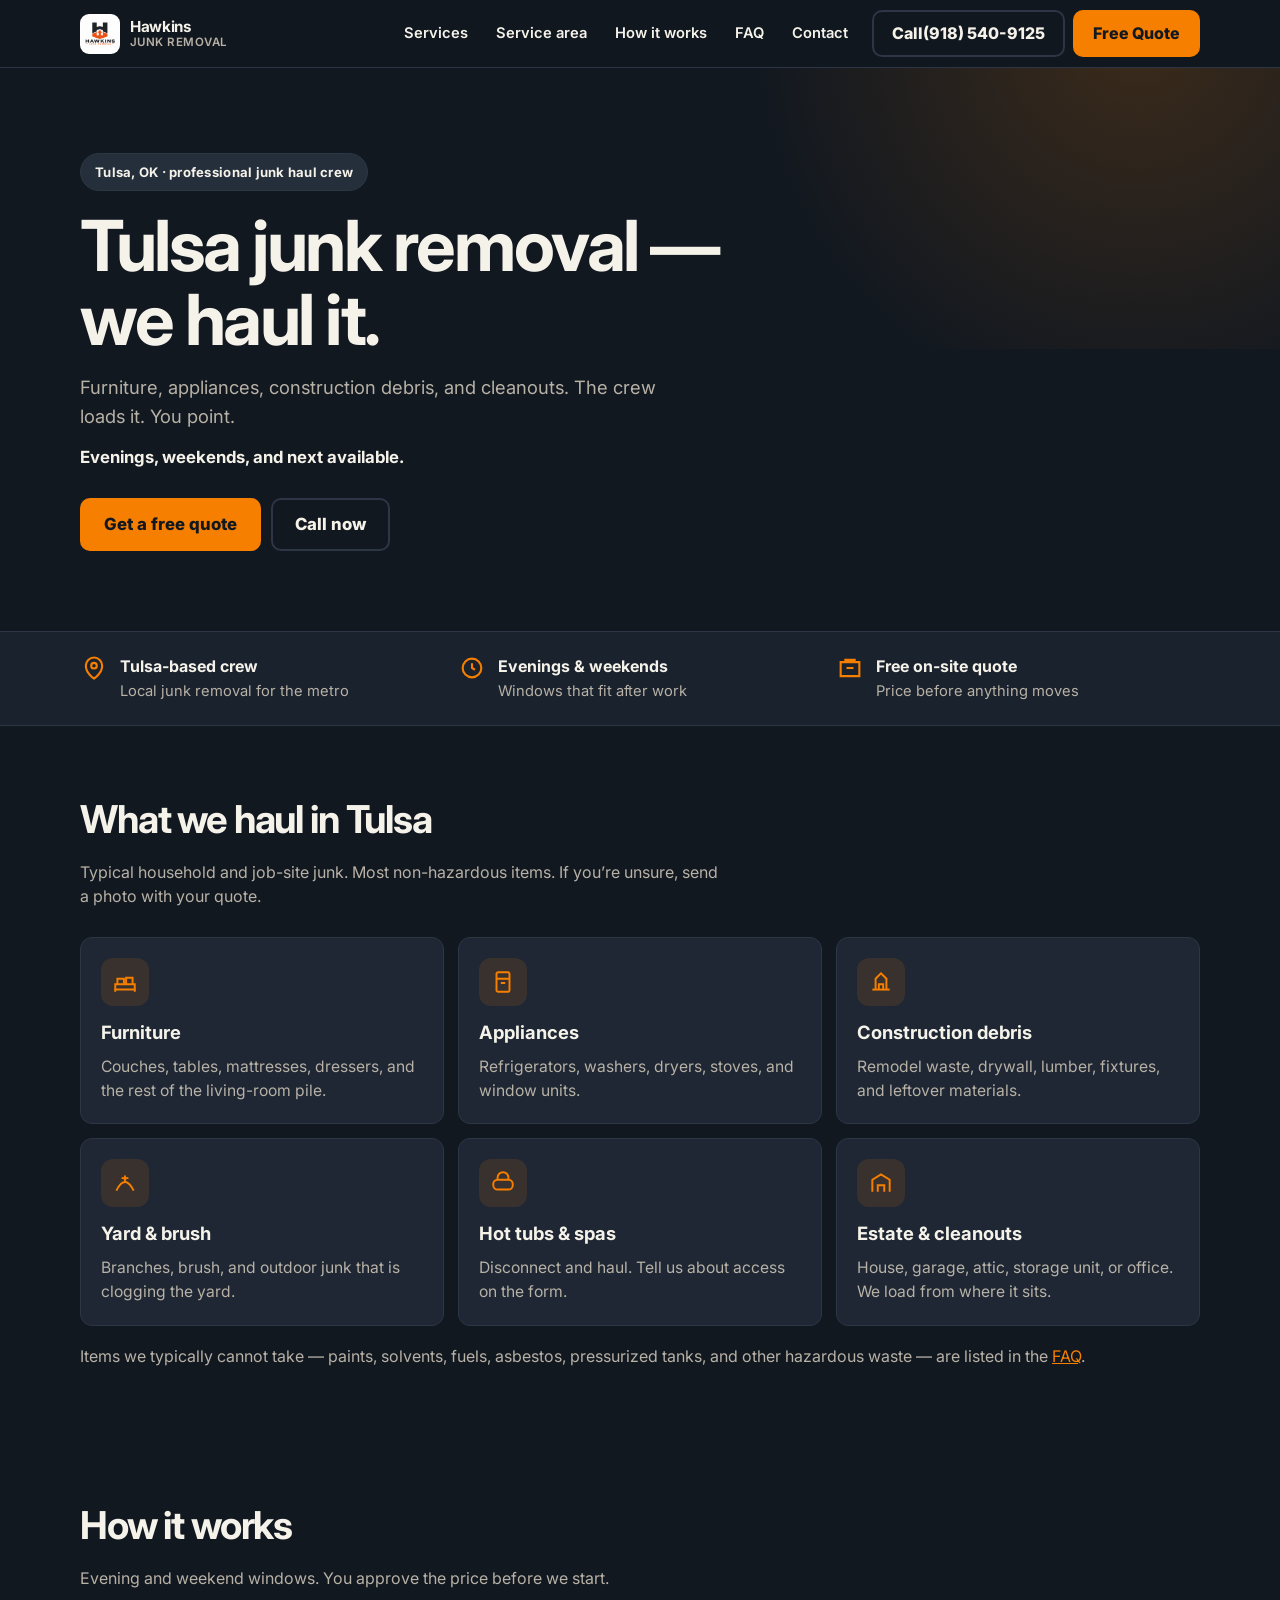
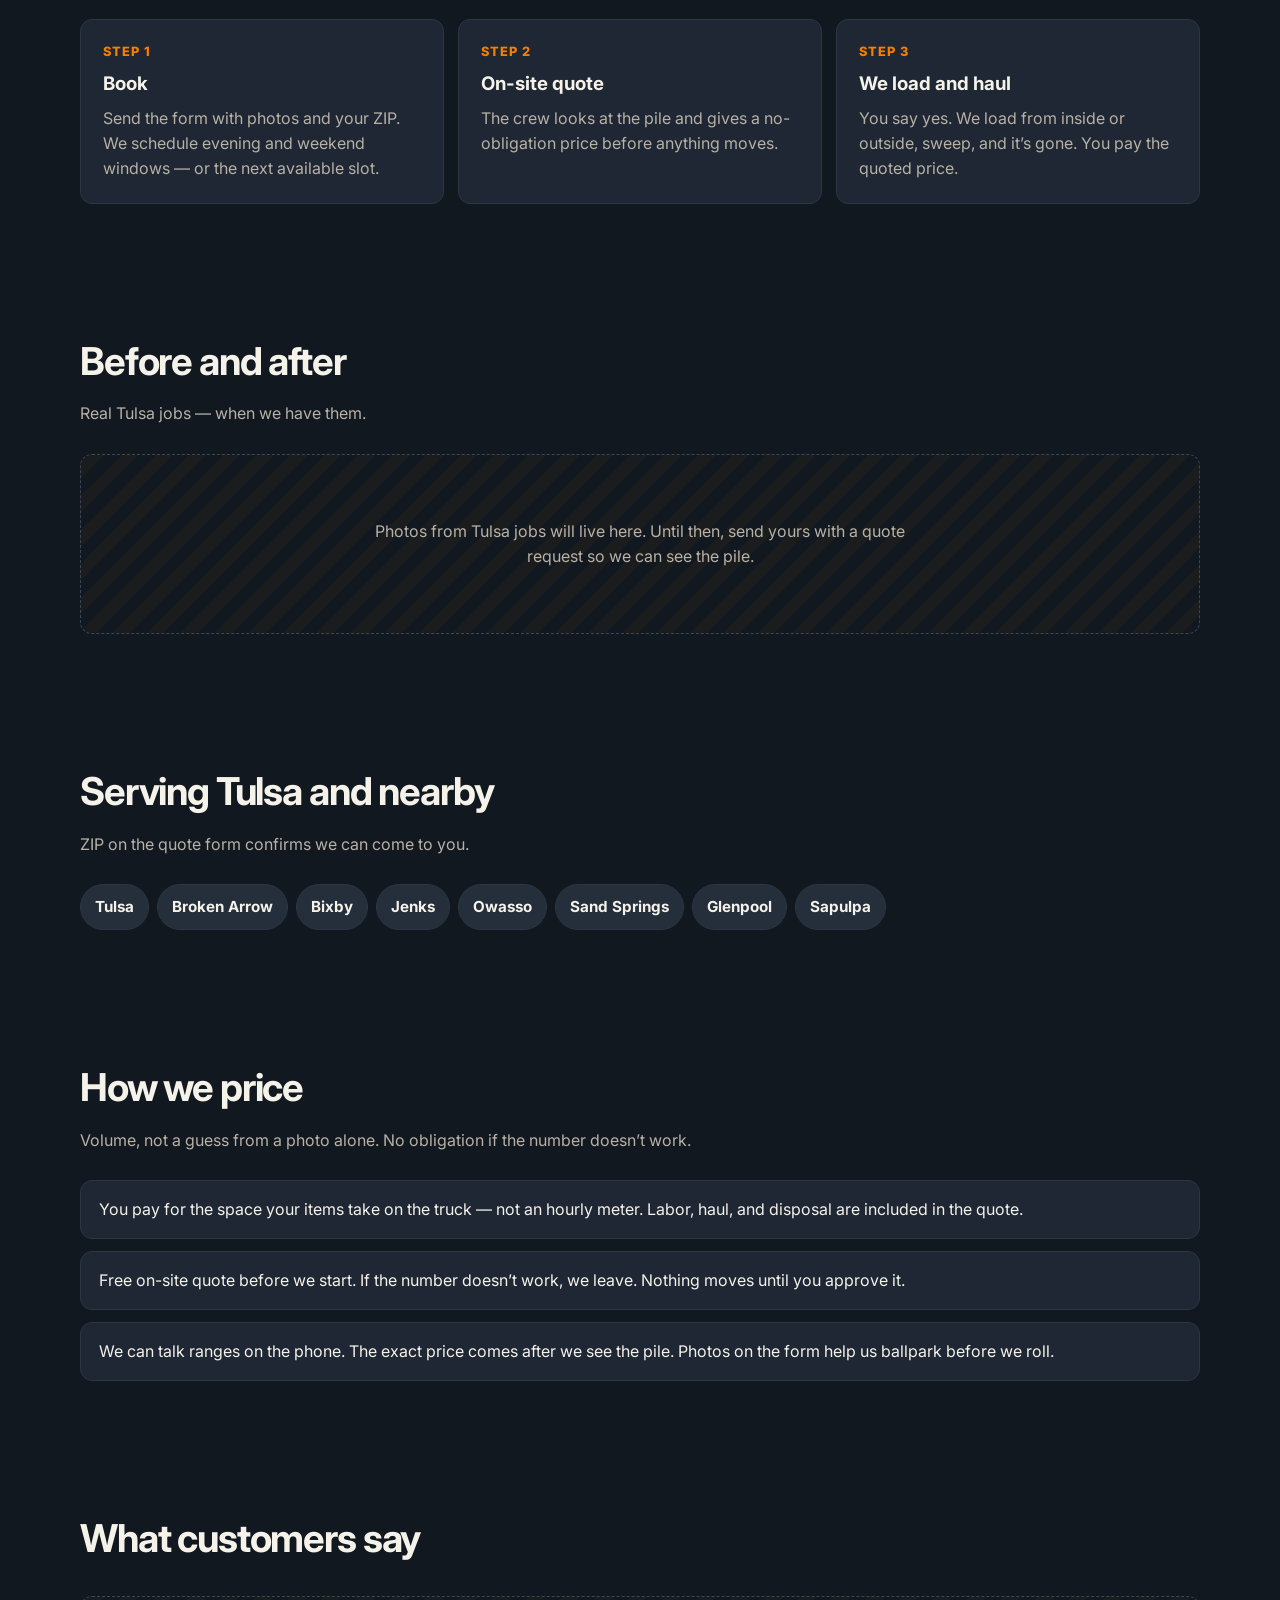
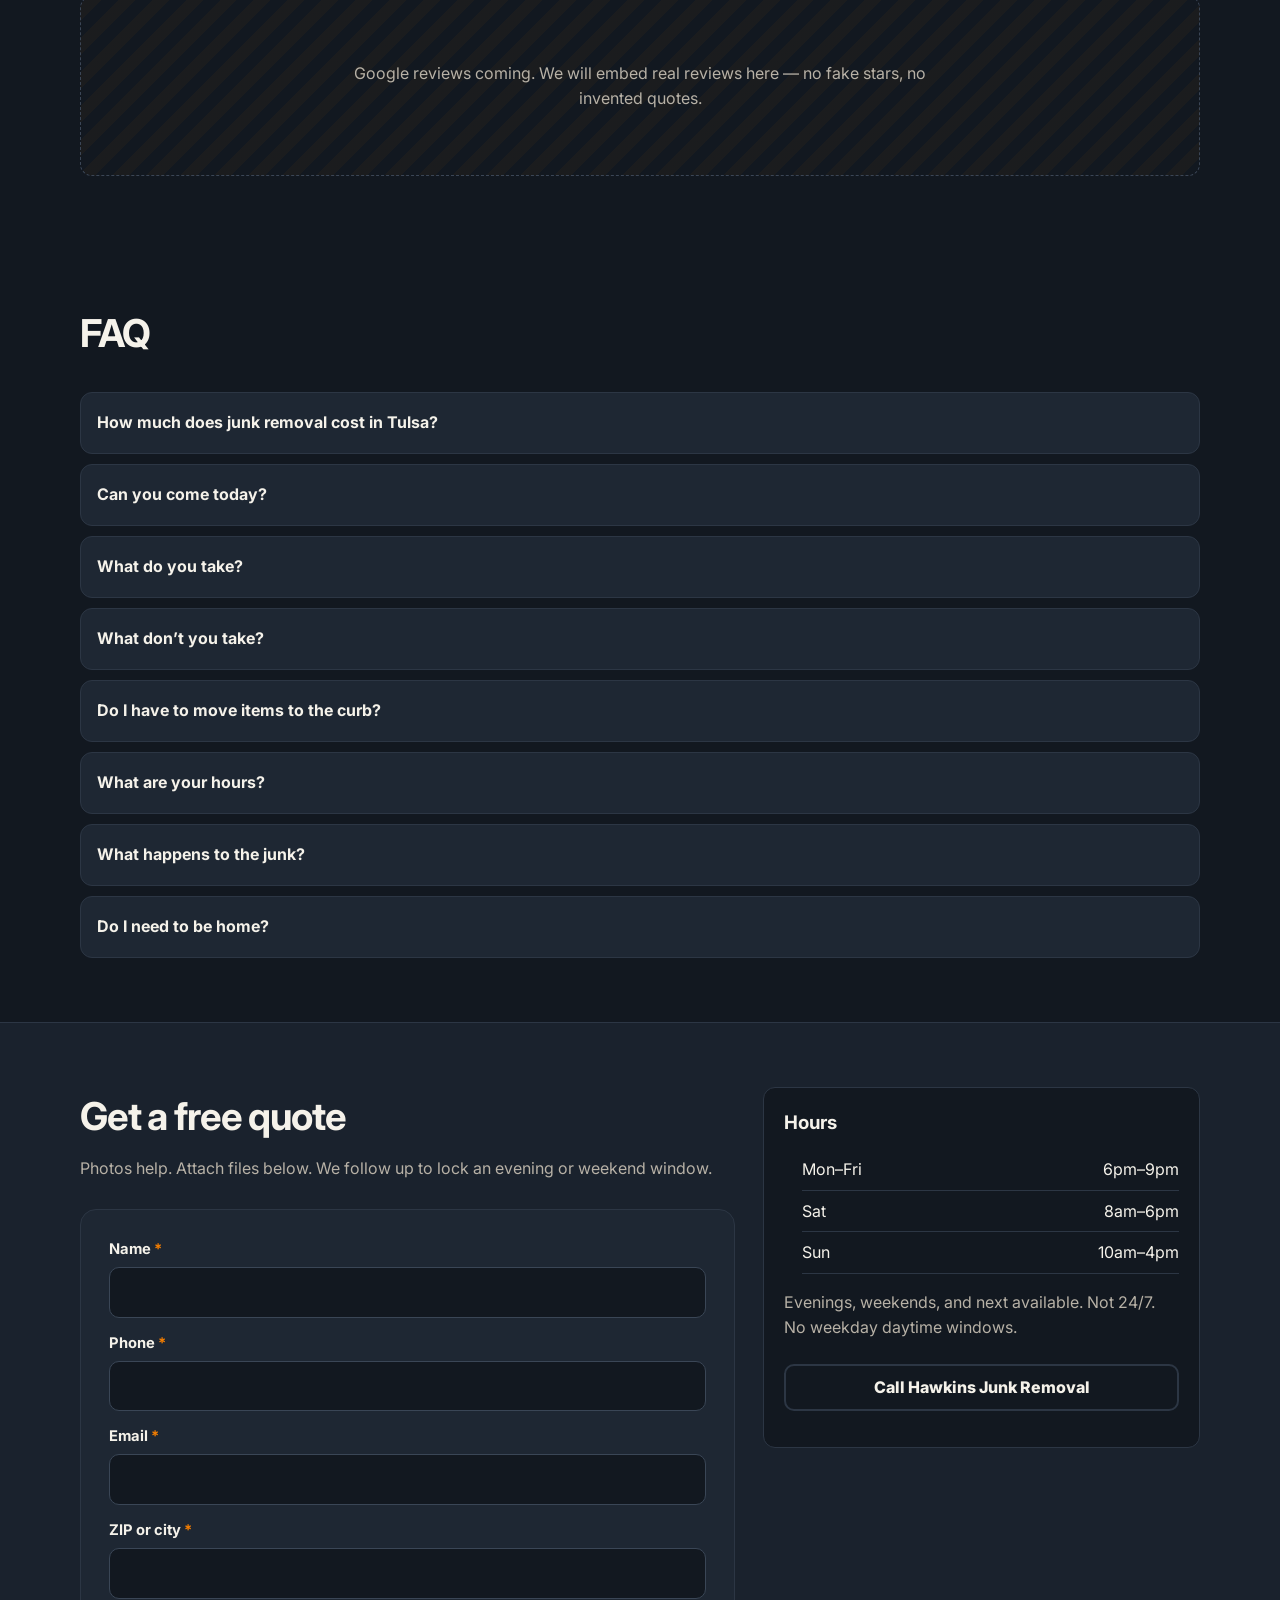
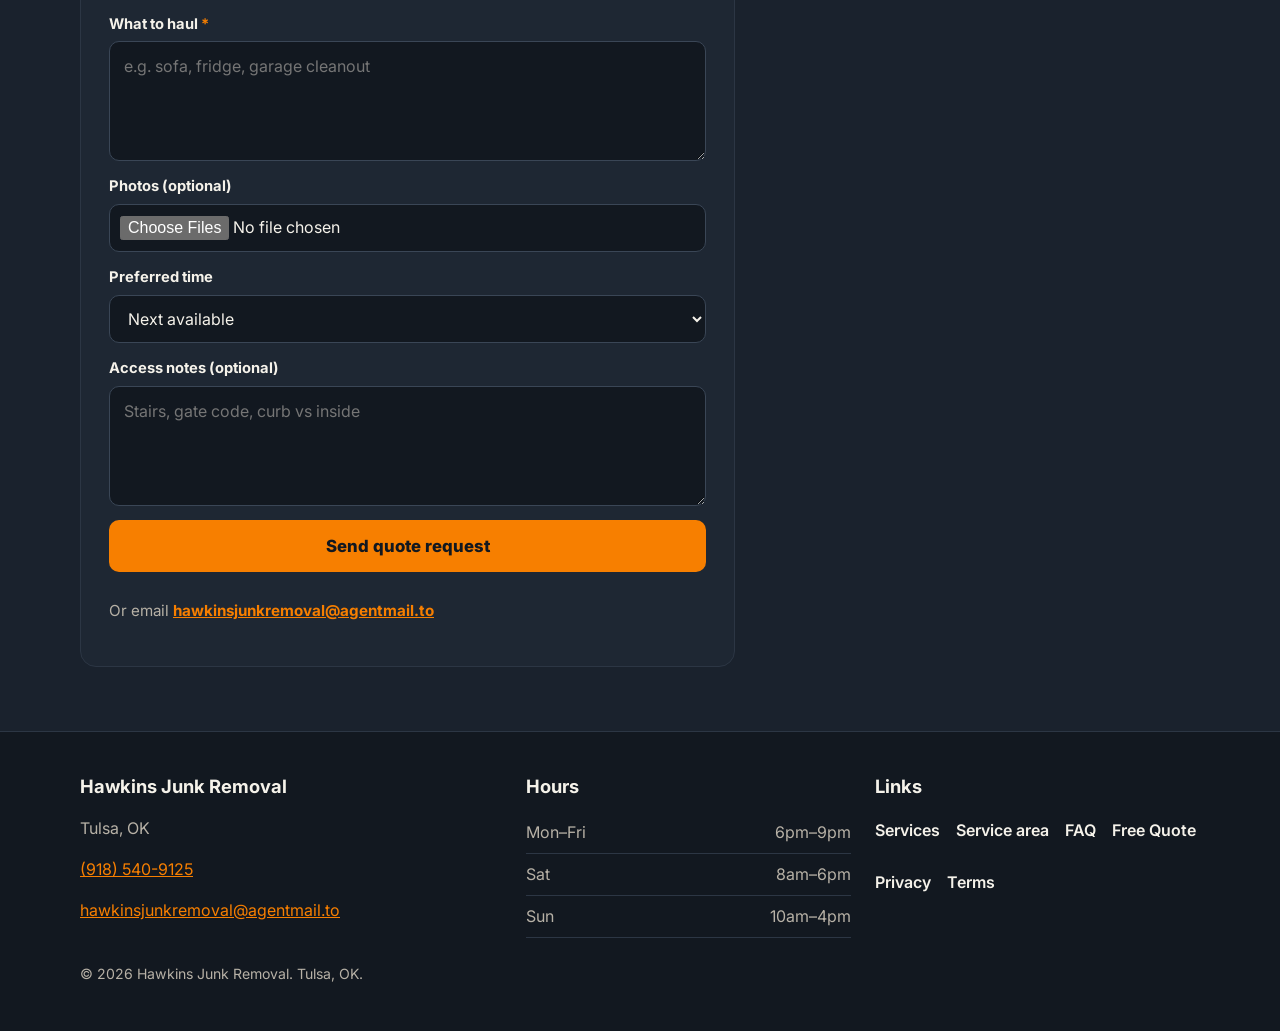
<file: index.html>
<!DOCTYPE html>
<html lang="en" class="has-phone">
<head>
  <meta charset="utf-8">
  <meta name="viewport" content="width=device-width, initial-scale=1, viewport-fit=cover">
  <title>Hawkins Junk Removal | Tulsa Junk Removal</title>
  <meta name="description" content="Tulsa junk removal for furniture, appliances, construction debris, and cleanouts. Evenings, weekends, and next available. Free on-site quote.">
  <link rel="canonical" href="https://www.hawkinsjunkremoval.com/">
  <meta name="robots" content="index,follow">
  <meta property="og:type" content="website">
  <meta property="og:site_name" content="Hawkins Junk Removal">
  <meta property="og:title" content="Hawkins Junk Removal | Tulsa Junk Removal">
  <meta property="og:description" content="Tulsa junk removal for furniture, appliances, construction debris, and cleanouts. Evenings, weekends, and next available. Free on-site quote.">
  <meta property="og:url" content="https://www.hawkinsjunkremoval.com/">
  <meta property="og:image" content="https://www.hawkinsjunkremoval.com/img/og.jpg">
  <meta property="og:locale" content="en_US">
  <meta name="twitter:card" content="summary_large_image">
  <meta name="twitter:title" content="Hawkins Junk Removal | Tulsa Junk Removal">
  <meta name="twitter:description" content="Tulsa junk removal — evenings, weekends, free on-site quote. Call (918) 540-9125.">
  <meta name="twitter:image" content="https://www.hawkinsjunkremoval.com/img/og.jpg">
  <link rel="icon" href="/img/logo.png" type="image/png">
  <link rel="apple-touch-icon" href="/img/logo.png">
  <script type="application/ld+json">
  {
    "@context": "https://schema.org",
    "@type": "HomeAndConstructionBusiness",
    "name": "Hawkins Junk Removal",
    "image": "https://www.hawkinsjunkremoval.com/img/logo.png",
    "url": "https://www.hawkinsjunkremoval.com/",
    "telephone": "+19185409125",
    "description": "Tulsa metro junk removal for furniture, appliances, construction debris, and cleanouts. Evenings and weekends. Free on-site quotes.",
    "areaServed": [
      {"@type": "City", "name": "Tulsa"},
      {"@type": "City", "name": "Broken Arrow"},
      {"@type": "City", "name": "Bixby"},
      {"@type": "City", "name": "Jenks"},
      {"@type": "City", "name": "Owasso"},
      {"@type": "City", "name": "Sand Springs"},
      {"@type": "City", "name": "Glenpool"},
      {"@type": "City", "name": "Sapulpa"}
    ],
    "openingHoursSpecification": [
      {"@type": "OpeningHoursSpecification", "dayOfWeek": ["Monday","Tuesday","Wednesday","Thursday","Friday"], "opens": "18:00", "closes": "21:00"},
      {"@type": "OpeningHoursSpecification", "dayOfWeek": "Saturday", "opens": "08:00", "closes": "18:00"},
      {"@type": "OpeningHoursSpecification", "dayOfWeek": "Sunday", "opens": "10:00", "closes": "16:00"}
    ],
    "priceRange": "$$",
    "address": {
      "@type": "PostalAddress",
      "addressLocality": "Tulsa",
      "addressRegion": "OK",
      "addressCountry": "US"
    }
  }
  </script>
  <link rel="preconnect" href="https://fonts.googleapis.com">
  <link rel="preconnect" href="https://fonts.gstatic.com" crossorigin>
  <link href="https://fonts.googleapis.com/css2?family=Inter:wght@400;600;700;800&display=swap" rel="stylesheet">
  <link rel="stylesheet" href="/css/styles.css">
</head>
<body>
  <a class="skip" href="#main">Skip to content</a>

  <header class="site-header">
    <div class="wrap header-inner">
      <a class="wordmark" href="/">
        <img class="mark-img" src="/img/logo.png" width="40" height="40" alt="Hawkins Junk Removal">
        <span class="wordmark-text">
          <strong>Hawkins</strong>
          <span>Junk Removal</span>
        </span>
      </a>
      <nav class="nav" id="primary-nav" data-nav aria-label="Primary">
        <a href="#services">Services</a>
        <a href="#area">Service area</a>
        <a href="#how">How it works</a>
        <a href="#faq">FAQ</a>
        <a href="#quote">Contact</a>
      </nav>
      <div class="header-actions">
        <a class="btn btn-ghost" data-call href="tel:+19185409125">Call <span data-call-number></span></a>
        <a class="btn btn-primary" href="#quote">Free Quote</a>
        <button class="nav-toggle" type="button" data-nav-toggle aria-expanded="false" aria-controls="primary-nav" aria-label="Open menu">
          <svg viewBox="0 0 24 24" fill="none" stroke="currentColor" stroke-width="2" aria-hidden="true"><path d="M4 7h16M4 12h16M4 17h16"/></svg>
        </button>
      </div>
    </div>
  </header>

  <main id="main">
    <section class="hero">
      <div class="wrap">
        <p class="kicker">Tulsa, OK · professional junk haul crew</p>
        <h1>Tulsa junk removal — we haul it.</h1>
        <p class="lede">Furniture, appliances, construction debris, and cleanouts. The crew loads it. You point.</p>
        <p class="schedule">Evenings, weekends, and next available.</p>
        <div class="hero-cta">
          <a class="btn btn-primary btn-lg" href="#quote">Get a free quote</a>
          <a class="btn btn-ghost btn-lg" data-call href="tel:+19185409125">Call now</a>
        </div>
      </div>
    </section>

    <div class="trust">
      <div class="wrap trust-grid">
        <div class="trust-item">
          <svg viewBox="0 0 24 24" fill="none" stroke="currentColor" stroke-width="1.8" aria-hidden="true"><path d="M12 21s-7-4.4-7-11a7 7 0 1 1 14 0c0 6.6-7 11-7 11z"/><circle cx="12" cy="10" r="2.4"/></svg>
          <div>
            <strong>Tulsa-based crew</strong>
            <span>Local junk removal for the metro</span>
          </div>
        </div>
        <div class="trust-item">
          <svg viewBox="0 0 24 24" fill="none" stroke="currentColor" stroke-width="1.8" aria-hidden="true"><circle cx="12" cy="12" r="8"/><path d="M12 8v4l2.5 1.5"/></svg>
          <div>
            <strong>Evenings &amp; weekends</strong>
            <span>Windows that fit after work</span>
          </div>
        </div>
        <div class="trust-item">
          <svg viewBox="0 0 24 24" fill="none" stroke="currentColor" stroke-width="1.8" aria-hidden="true"><path d="M4 7h16v12H4z"/><path d="M8 7V5h8v2"/><path d="M9 12h6"/></svg>
          <div>
            <strong>Free on-site quote</strong>
            <span>Price before anything moves</span>
          </div>
        </div>
      </div>
    </div>

    <section id="services">
      <div class="wrap">
        <div class="section-head">
          <h2>What we haul in Tulsa</h2>
          <p>Typical household and job-site junk. Most non-hazardous items. If you’re unsure, send a photo with your quote.</p>
        </div>
        <div class="cards">
          <article class="card">
            <div class="icon-wrap" aria-hidden="true">
              <svg viewBox="0 0 24 24" fill="none" stroke="currentColor" stroke-width="1.8"><path d="M3 14h18v5H3z"/><path d="M5 14V9h6v5"/><path d="M13 14V8h6v6"/><path d="M3 19v2M21 19v2"/></svg>
            </div>
            <h3>Furniture</h3>
            <p>Couches, tables, mattresses, dressers, and the rest of the living-room pile.</p>
          </article>
          <article class="card">
            <div class="icon-wrap" aria-hidden="true">
              <svg viewBox="0 0 24 24" fill="none" stroke="currentColor" stroke-width="1.8"><rect x="6" y="3" width="12" height="18" rx="1.5"/><path d="M6 9h12M10 13h4"/></svg>
            </div>
            <h3>Appliances</h3>
            <p>Refrigerators, washers, dryers, stoves, and window units.</p>
          </article>
          <article class="card">
            <div class="icon-wrap" aria-hidden="true">
              <svg viewBox="0 0 24 24" fill="none" stroke="currentColor" stroke-width="1.8"><path d="M4 19h16"/><path d="M7 19V9l5-5 5 5v10"/><path d="M10 19v-5h4v5"/></svg>
            </div>
            <h3>Construction debris</h3>
            <p>Remodel waste, drywall, lumber, fixtures, and leftover materials.</p>
          </article>
          <article class="card">
            <div class="icon-wrap" aria-hidden="true">
              <svg viewBox="0 0 24 24" fill="none" stroke="currentColor" stroke-width="1.8"><path d="M4 19c3-6 6-8 8-8s5 2 8 8"/><path d="M12 11V5"/><path d="M9 7c1 1 2 1 3 0 1 1 2 1 3 0"/></svg>
            </div>
            <h3>Yard &amp; brush</h3>
            <p>Branches, brush, and outdoor junk that is clogging the yard.</p>
          </article>
          <article class="card">
            <div class="icon-wrap" aria-hidden="true">
              <svg viewBox="0 0 24 24" fill="none" stroke="currentColor" stroke-width="1.8"><rect x="3" y="9" width="18" height="9" rx="4"/><path d="M7 9V7a5 5 0 0 1 10 0v2"/></svg>
            </div>
            <h3>Hot tubs &amp; spas</h3>
            <p>Disconnect and haul. Tell us about access on the form.</p>
          </article>
          <article class="card">
            <div class="icon-wrap" aria-hidden="true">
              <svg viewBox="0 0 24 24" fill="none" stroke="currentColor" stroke-width="1.8"><path d="M4 20V9l8-5 8 5v11"/><path d="M9 20v-6h6v6"/></svg>
            </div>
            <h3>Estate &amp; cleanouts</h3>
            <p>House, garage, attic, storage unit, or office. We load from where it sits.</p>
          </article>
        </div>
        <p class="note">Items we typically cannot take — paints, solvents, fuels, asbestos, pressurized tanks, and other hazardous waste — are listed in the <a href="#faq">FAQ</a>.</p>
      </div>
    </section>

    <section id="how">
      <div class="wrap">
        <div class="section-head">
          <h2>How it works</h2>
          <p>Evening and weekend windows. You approve the price before we start.</p>
        </div>
        <div class="steps">
          <article class="step">
            <div class="step-num">Step 1</div>
            <h3>Book</h3>
            <p>Send the form with photos and your ZIP. We schedule evening and weekend windows — or the next available slot.</p>
          </article>
          <article class="step">
            <div class="step-num">Step 2</div>
            <h3>On-site quote</h3>
            <p>The crew looks at the pile and gives a no-obligation price before anything moves.</p>
          </article>
          <article class="step">
            <div class="step-num">Step 3</div>
            <h3>We load and haul</h3>
            <p>You say yes. We load from inside or outside, sweep, and it’s gone. You pay the quoted price.</p>
          </article>
        </div>
      </div>
    </section>

    <section id="photos">
      <div class="wrap">
        <div class="section-head">
          <h2>Before and after</h2>
          <p>Real Tulsa jobs — when we have them.</p>
        </div>
        <div class="placeholder">
          <p>Photos from Tulsa jobs will live here. Until then, send yours with a quote request so we can see the pile.</p>
        </div>
      </div>
    </section>

    <section id="area">
      <div class="wrap">
        <div class="section-head">
          <h2>Serving Tulsa and nearby</h2>
          <p>ZIP on the quote form confirms we can come to you.</p>
        </div>
        <div class="chips">
          <a class="chip" href="#quote">Tulsa</a>
          <a class="chip" href="#quote">Broken Arrow</a>
          <a class="chip" href="#quote">Bixby</a>
          <a class="chip" href="#quote">Jenks</a>
          <a class="chip" href="#quote">Owasso</a>
          <a class="chip" href="#quote">Sand Springs</a>
          <a class="chip" href="#quote">Glenpool</a>
          <a class="chip" href="#quote">Sapulpa</a>
        </div>
      </div>
    </section>

    <section id="pricing">
      <div class="wrap">
        <div class="section-head">
          <h2>How we price</h2>
          <p>Volume, not a guess from a photo alone. No obligation if the number doesn’t work.</p>
        </div>
        <ul class="pricing-list">
          <li>You pay for the space your items take on the truck — not an hourly meter. Labor, haul, and disposal are included in the quote.</li>
          <li>Free on-site quote before we start. If the number doesn’t work, we leave. Nothing moves until you approve it.</li>
          <li>We can talk ranges on the phone. The exact price comes after we see the pile. Photos on the form help us ballpark before we roll.</li>
        </ul>
      </div>
    </section>

    <section id="reviews">
      <div class="wrap">
        <div class="section-head">
          <h2>What customers say</h2>
        </div>
        <div class="placeholder">
          <p>Google reviews coming. We will embed real reviews here — no fake stars, no invented quotes.</p>
        </div>
      </div>
    </section>

    <section id="faq">
      <div class="wrap">
        <div class="section-head">
          <h2>FAQ</h2>
        </div>
        <div class="faq">
          <details>
            <summary>How much does junk removal cost in Tulsa?</summary>
            <p>Price is based on the volume your items take on the truck. We give a free on-site quote before we start. We do not publish a price list — the driveway number is the real number.</p>
          </details>
          <details>
            <summary>Can you come today?</summary>
            <p>We work evenings and weekends, plus the next available window. We do not offer weekday daytime service, and we are not 24/7. If you request an evening or weekend window early enough that same day, we may be able to fit you in that window.</p>
          </details>
          <details>
            <summary>What do you take?</summary>
            <p>Furniture, appliances, construction debris, yard waste, hot tubs, and whole-space cleanouts. Most non-hazardous household and job-site junk. If you are unsure, send a photo with your quote.</p>
          </details>
          <details>
            <summary>What don’t you take?</summary>
            <p>Hazardous materials: wet paint and solvents, fuels, asbestos, pressurized tanks, and biohazard. If an item looks questionable, send a photo with your quote and we will tell you before we come out.</p>
          </details>
          <details>
            <summary>Do I have to move items to the curb?</summary>
            <p>No. Full-service from wherever it sits — inside, garage, attic, basement, or yard — unless access is unsafe.</p>
          </details>
          <details>
            <summary>What are your hours?</summary>
            <p>Monday–Friday 6pm–9pm. Saturday 8am–6pm. Sunday 10am–4pm. Evening and weekend windows only.</p>
          </details>
          <details>
            <summary>What happens to the junk?</summary>
            <p>We donate or recycle when we can and send the rest to proper disposal. Landfill is last, not first.</p>
          </details>
          <details>
            <summary>Do I need to be home?</summary>
            <p>Yes. Someone 18 or older needs to be there to approve the on-site quote before we load.</p>
          </details>
        </div>
      </div>
    </section>

    <section class="quote" id="quote">
      <div class="wrap quote-grid">
        <div>
          <div class="section-head">
            <h2>Get a free quote</h2>
            <p>Photos help. Attach files below. We follow up to lock an evening or weekend window.</p>
          </div>
          <form class="form" action="https://formsubmit.co/hawkinsjunkremoval@agentmail.to" method="POST" enctype="multipart/form-data">
            <input type="hidden" name="_subject" value="Hawkins Junk Removal quote">
            <input type="hidden" name="_next" id="form-next" value="https://www.hawkinsjunkremoval.com/thanks">
            <input type="hidden" name="_template" value="table">
            <input type="hidden" name="_captcha" value="false">
            <input type="hidden" name="_webhook" value="https://www.hawkinsjunkremoval.com/api/quote-webhook">
            <input type="hidden" name="_replyto" id="form-replyto" value="">
            <input type="hidden" name="_autoresponse" value="Thanks for contacting Hawkins Junk Removal. We received your quote request and the crew will follow up to lock an evening or weekend window. Questions in the meantime? Call (918) 540-9125 or email hawkinsjunkremoval@agentmail.to.">
            <input class="honey" type="text" name="_honey" tabindex="-1" autocomplete="off" aria-hidden="true">

            <div class="field">
              <label for="name">Name <span class="req" aria-hidden="true">*</span></label>
              <input id="name" name="name" type="text" autocomplete="name" required>
            </div>
            <div class="field">
              <label for="phone">Phone <span class="req" aria-hidden="true">*</span></label>
              <input id="phone" name="phone" type="tel" autocomplete="tel" inputmode="tel" required>
            </div>
            <div class="field">
              <label for="email">Email <span class="req" aria-hidden="true">*</span></label>
              <input id="email" name="email" type="email" autocomplete="email" required>
            </div>
            <div class="field">
              <label for="zip">ZIP or city <span class="req" aria-hidden="true">*</span></label>
              <input id="zip" name="zip_or_city" type="text" autocomplete="postal-code" required>
            </div>
            <div class="field">
              <label for="haul">What to haul <span class="req" aria-hidden="true">*</span></label>
              <textarea id="haul" name="what_to_haul" required placeholder="e.g. sofa, fridge, garage cleanout"></textarea>
            </div>
            <div class="field">
              <label for="photos">Photos (optional)</label>
              <input id="photos" name="photos" type="file" accept="image/*" multiple>
            </div>
            <div class="field">
              <label for="when">Preferred time</label>
              <select id="when" name="preferred_time">
                <option value="Evening">Evening</option>
                <option value="Weekend">Weekend</option>
                <option value="Next available" selected>Next available</option>
                <option value="Not sure">Not sure</option>
              </select>
            </div>
            <div class="field">
              <label for="access">Access notes (optional)</label>
              <textarea id="access" name="access_notes" placeholder="Stairs, gate code, curb vs inside"></textarea>
            </div>
            <div class="form-actions">
              <button class="btn btn-primary btn-lg" type="submit">Send quote request</button>
              <p class="mailto">Or email <a href="mailto:hawkinsjunkremoval@agentmail.to">hawkinsjunkremoval@agentmail.to</a></p>
            </div>
          </form>
        </div>
        <aside class="aside-box">
          <h3>Hours</h3>
          <ul class="hours">
            <li><span>Mon–Fri</span><span>6pm–9pm</span></li>
            <li><span>Sat</span><span>8am–6pm</span></li>
            <li><span>Sun</span><span>10am–4pm</span></li>
          </ul>
          <p style="margin-top:16px">Evenings, weekends, and next available. Not 24/7. No weekday daytime windows.</p>
          <p>
            <a class="btn btn-ghost" data-call href="tel:+19185409125" style="width:100%;margin-top:8px">Call Hawkins Junk Removal</a>
          </p>
        </aside>
      </div>
    </section>
  </main>

  <footer class="site-footer">
    <div class="wrap footer-grid">
      <div>
        <h2>Hawkins Junk Removal</h2>
        <p>Tulsa, OK</p>
        <p><a data-call href="tel:+19185409125">(918) 540-9125</a></p>
        <p><a href="mailto:hawkinsjunkremoval@agentmail.to">hawkinsjunkremoval@agentmail.to</a></p>
      </div>
      <div>
        <h2>Hours</h2>
        <ul class="hours">
          <li><span>Mon–Fri</span><span>6pm–9pm</span></li>
          <li><span>Sat</span><span>8am–6pm</span></li>
          <li><span>Sun</span><span>10am–4pm</span></li>
        </ul>
      </div>
      <div>
        <h2>Links</h2>
        <ul class="footer-links">
          <li><a href="#services">Services</a></li>
          <li><a href="#area">Service area</a></li>
          <li><a href="#faq">FAQ</a></li>
          <li><a href="#quote">Free Quote</a></li>
          <li><a href="/privacy">Privacy</a></li>
          <li><a href="/terms">Terms</a></li>
        </ul>
      </div>
    </div>
    <div class="wrap legal">
      <p>© 2026 Hawkins Junk Removal. Tulsa, OK.</p>
    </div>
  </footer>

  <div class="sticky-bar" role="region" aria-label="Quick actions">
    <a class="btn btn-ghost" data-call href="tel:+19185409125">Call</a>
    <a class="btn btn-primary" href="#quote">Free Quote</a>
  </div>

  <script src="/js/config.js"></script>
  <script src="/js/site.js"></script>
</body>
</html>
</file>
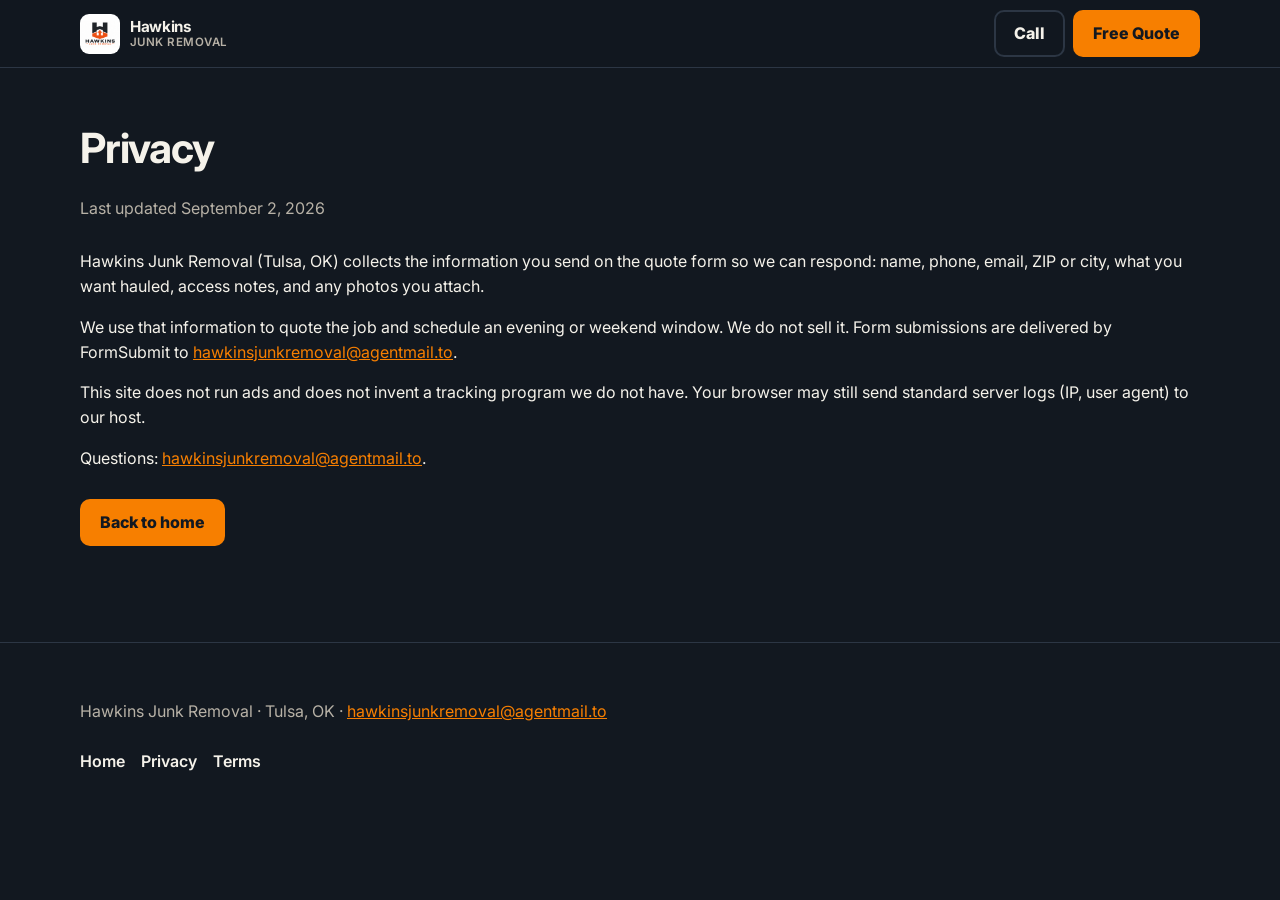
<file: privacy.html>
<!DOCTYPE html>
<html lang="en" class="has-phone">
<head>
  <meta charset="utf-8">
  <meta name="viewport" content="width=device-width, initial-scale=1, viewport-fit=cover">
  <title>Privacy | Hawkins Junk Removal</title>
  <meta name="description" content="Privacy policy for Hawkins Junk Removal, Tulsa, OK.">
  <link rel="icon" href="/favicon.svg" type="image/svg+xml">
  <link rel="preconnect" href="https://fonts.googleapis.com">
  <link rel="preconnect" href="https://fonts.gstatic.com" crossorigin>
  <link href="https://fonts.googleapis.com/css2?family=Inter:wght@400;600;700;800&display=swap" rel="stylesheet">
  <link rel="stylesheet" href="/css/styles.css">
</head>
<body>
  <a class="skip" href="#main">Skip to content</a>
  <header class="site-header">
    <div class="wrap header-inner">
      <a class="wordmark" href="/">
        <img class="mark-img" src="/img/logo.png" width="40" height="40" alt="Hawkins Junk Removal">
        <span class="wordmark-text">
          <strong>Hawkins</strong>
          <span>Junk Removal</span>
        </span>
      </a>
      <div class="header-actions">
        <a class="btn btn-ghost" data-call href="tel:+19185409125">Call</a>
        <a class="btn btn-primary" href="/#quote">Free Quote</a>
      </div>
    </div>
  </header>
  <main id="main" class="page">
    <div class="wrap">
      <h1>Privacy</h1>
      <p class="meta">Last updated September 2, 2026</p>
      <p>Hawkins Junk Removal (Tulsa, OK) collects the information you send on the quote form so we can respond: name, phone, email, ZIP or city, what you want hauled, access notes, and any photos you attach.</p>
      <p>We use that information to quote the job and schedule an evening or weekend window. We do not sell it. Form submissions are delivered by FormSubmit to <a href="mailto:hawkinsjunkremoval@agentmail.to">hawkinsjunkremoval@agentmail.to</a>.</p>
      <p>This site does not run ads and does not invent a tracking program we do not have. Your browser may still send standard server logs (IP, user agent) to our host.</p>
      <p>Questions: <a href="mailto:hawkinsjunkremoval@agentmail.to">hawkinsjunkremoval@agentmail.to</a>.</p>
      <p class="page-cta"><a class="btn btn-primary" href="/">Back to home</a></p>
    </div>
  </main>
  <footer class="site-footer">
    <div class="wrap">
      <p>Hawkins Junk Removal · Tulsa, OK · <a href="mailto:hawkinsjunkremoval@agentmail.to">hawkinsjunkremoval@agentmail.to</a></p>
      <ul class="footer-links">
        <li><a href="/">Home</a></li>
        <li><a href="/privacy">Privacy</a></li>
        <li><a href="/terms">Terms</a></li>
      </ul>
    </div>
  </footer>
  <div class="sticky-bar" role="region" aria-label="Quick actions">
    <a class="btn btn-ghost" data-call href="tel:+19185409125">Call</a>
    <a class="btn btn-primary" href="/#quote">Free Quote</a>
  </div>
  <script src="/js/config.js"></script>
  <script src="/js/site.js"></script>
</body>
</html>
</file>
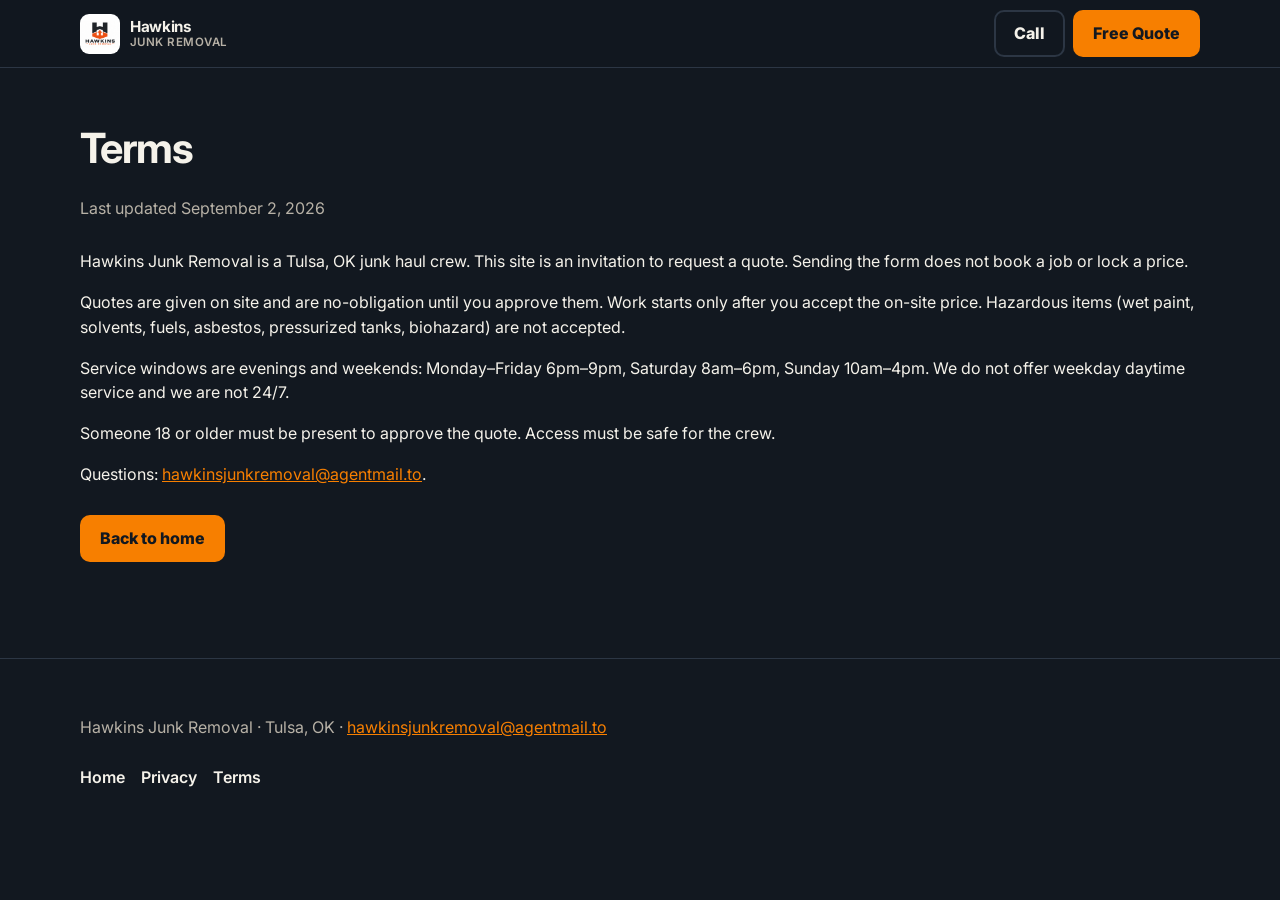
<file: terms.html>
<!DOCTYPE html>
<html lang="en" class="has-phone">
<head>
  <meta charset="utf-8">
  <meta name="viewport" content="width=device-width, initial-scale=1, viewport-fit=cover">
  <title>Terms | Hawkins Junk Removal</title>
  <meta name="description" content="Terms of use for Hawkins Junk Removal, Tulsa, OK.">
  <link rel="icon" href="/favicon.svg" type="image/svg+xml">
  <link rel="preconnect" href="https://fonts.googleapis.com">
  <link rel="preconnect" href="https://fonts.gstatic.com" crossorigin>
  <link href="https://fonts.googleapis.com/css2?family=Inter:wght@400;600;700;800&display=swap" rel="stylesheet">
  <link rel="stylesheet" href="/css/styles.css">
</head>
<body>
  <a class="skip" href="#main">Skip to content</a>
  <header class="site-header">
    <div class="wrap header-inner">
      <a class="wordmark" href="/">
        <img class="mark-img" src="/img/logo.png" width="40" height="40" alt="Hawkins Junk Removal">
        <span class="wordmark-text">
          <strong>Hawkins</strong>
          <span>Junk Removal</span>
        </span>
      </a>
      <div class="header-actions">
        <a class="btn btn-ghost" data-call href="tel:+19185409125">Call</a>
        <a class="btn btn-primary" href="/#quote">Free Quote</a>
      </div>
    </div>
  </header>
  <main id="main" class="page">
    <div class="wrap">
      <h1>Terms</h1>
      <p class="meta">Last updated September 2, 2026</p>
      <p>Hawkins Junk Removal is a Tulsa, OK junk haul crew. This site is an invitation to request a quote. Sending the form does not book a job or lock a price.</p>
      <p>Quotes are given on site and are no-obligation until you approve them. Work starts only after you accept the on-site price. Hazardous items (wet paint, solvents, fuels, asbestos, pressurized tanks, biohazard) are not accepted.</p>
      <p>Service windows are evenings and weekends: Monday–Friday 6pm–9pm, Saturday 8am–6pm, Sunday 10am–4pm. We do not offer weekday daytime service and we are not 24/7.</p>
      <p>Someone 18 or older must be present to approve the quote. Access must be safe for the crew.</p>
      <p>Questions: <a href="mailto:hawkinsjunkremoval@agentmail.to">hawkinsjunkremoval@agentmail.to</a>.</p>
      <p class="page-cta"><a class="btn btn-primary" href="/">Back to home</a></p>
    </div>
  </main>
  <footer class="site-footer">
    <div class="wrap">
      <p>Hawkins Junk Removal · Tulsa, OK · <a href="mailto:hawkinsjunkremoval@agentmail.to">hawkinsjunkremoval@agentmail.to</a></p>
      <ul class="footer-links">
        <li><a href="/">Home</a></li>
        <li><a href="/privacy">Privacy</a></li>
        <li><a href="/terms">Terms</a></li>
      </ul>
    </div>
  </footer>
  <div class="sticky-bar" role="region" aria-label="Quick actions">
    <a class="btn btn-ghost" data-call href="tel:+19185409125">Call</a>
    <a class="btn btn-primary" href="/#quote">Free Quote</a>
  </div>
  <script src="/js/config.js"></script>
  <script src="/js/site.js"></script>
</body>
</html>
</file>
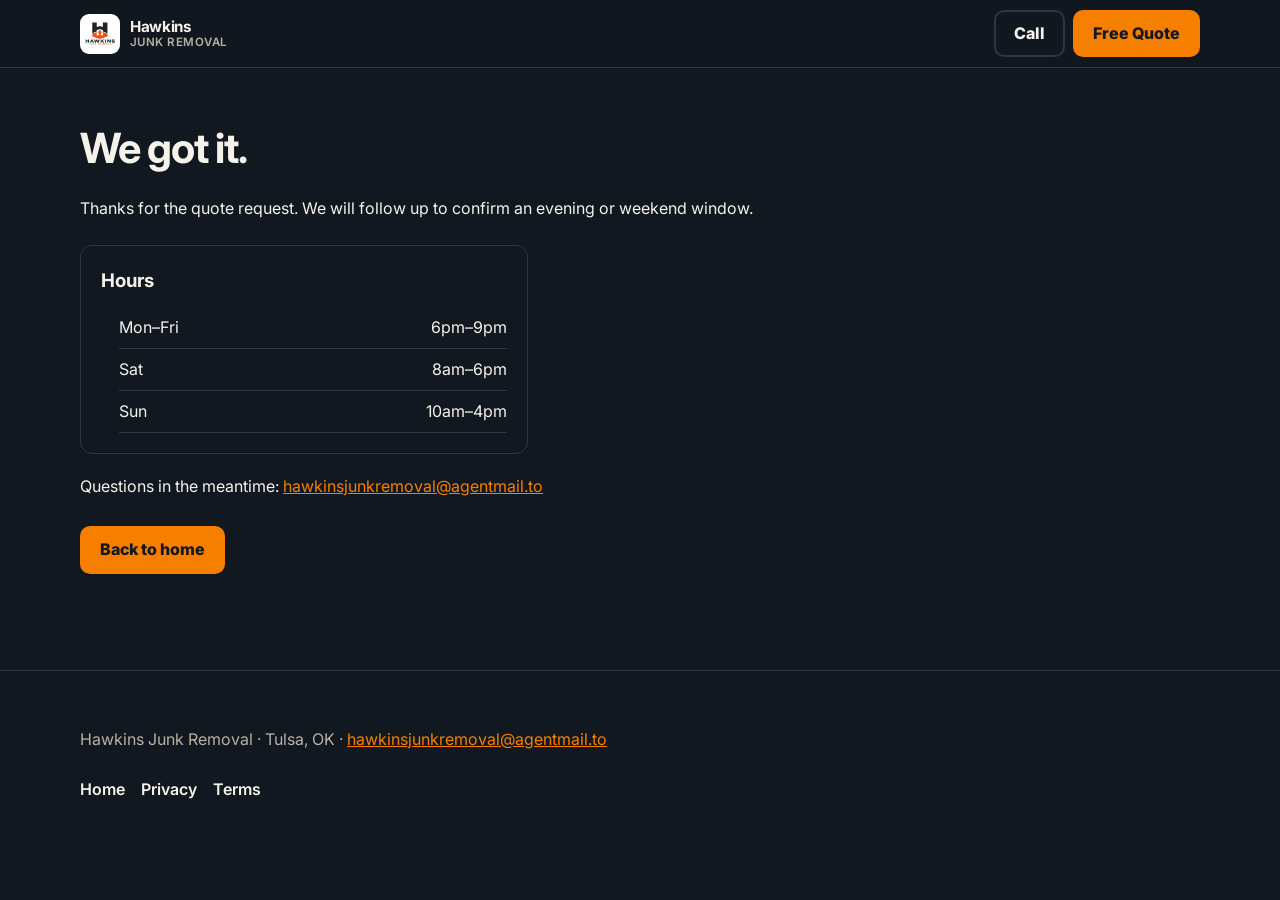
<file: thanks.html>
<!DOCTYPE html>
<html lang="en" class="has-phone">
<head>
  <meta charset="utf-8">
  <meta name="viewport" content="width=device-width, initial-scale=1, viewport-fit=cover">
  <title>Quote received | Hawkins Junk Removal</title>
  <meta name="description" content="We got your Hawkins Junk Removal quote request.">
  <link rel="icon" href="/favicon.svg" type="image/svg+xml">
  <link rel="preconnect" href="https://fonts.googleapis.com">
  <link rel="preconnect" href="https://fonts.gstatic.com" crossorigin>
  <link href="https://fonts.googleapis.com/css2?family=Inter:wght@400;600;700;800&display=swap" rel="stylesheet">
  <link rel="stylesheet" href="/css/styles.css">
</head>
<body>
  <a class="skip" href="#main">Skip to content</a>
  <header class="site-header">
    <div class="wrap header-inner">
      <a class="wordmark" href="/">
        <img class="mark-img" src="/img/logo.png" width="40" height="40" alt="Hawkins Junk Removal">
        <span class="wordmark-text">
          <strong>Hawkins</strong>
          <span>Junk Removal</span>
        </span>
      </a>
      <div class="header-actions">
        <a class="btn btn-ghost" data-call href="tel:+19185409125">Call</a>
        <a class="btn btn-primary" href="/#quote">Free Quote</a>
      </div>
    </div>
  </header>
  <main id="main" class="page">
    <div class="wrap">
      <h1>We got it.</h1>
      <p>Thanks for the quote request. We will follow up to confirm an evening or weekend window.</p>
      <div class="aside-box" style="margin-top:24px;max-width:28rem">
        <h3>Hours</h3>
        <ul class="hours">
          <li><span>Mon–Fri</span><span>6pm–9pm</span></li>
          <li><span>Sat</span><span>8am–6pm</span></li>
          <li><span>Sun</span><span>10am–4pm</span></li>
        </ul>
      </div>
      <p style="margin-top:20px">Questions in the meantime: <a href="mailto:hawkinsjunkremoval@agentmail.to">hawkinsjunkremoval@agentmail.to</a></p>
      <p class="page-cta"><a class="btn btn-primary" href="/">Back to home</a></p>
    </div>
  </main>
  <footer class="site-footer">
    <div class="wrap">
      <p>Hawkins Junk Removal · Tulsa, OK · <a href="mailto:hawkinsjunkremoval@agentmail.to">hawkinsjunkremoval@agentmail.to</a></p>
      <ul class="footer-links">
        <li><a href="/">Home</a></li>
        <li><a href="/privacy">Privacy</a></li>
        <li><a href="/terms">Terms</a></li>
      </ul>
    </div>
  </footer>
  <div class="sticky-bar" role="region" aria-label="Quick actions">
    <a class="btn btn-ghost" data-call href="tel:+19185409125">Call</a>
    <a class="btn btn-primary" href="/#quote">Free Quote</a>
  </div>
  <script src="/js/config.js"></script>
  <script src="/js/site.js"></script>
</body>
</html>
</file>
<file: css/styles.css>
:root {
  --bg: #121820;
  --bg-elev: #1a222d;
  --bg-card: #1e2733;
  --bg-chip: #252f3c;
  --text: #f5f2ea;
  --muted: #b7b1a6;
  --line: #2c3644;
  --orange: #f77f00;
  --orange-hover: #ff9a2b;
  --orange-ink: #121820;
  --focus: #ffc46b;
  --header-h: 68px;
  --bar-h: 64px;
  --radius: 12px;
  --shadow: 0 12px 32px rgba(0, 0, 0, 0.28);
  --font: Inter, system-ui, -apple-system, Segoe UI, Roboto, sans-serif;
  --max: 1120px;
}

*,
*::before,
*::after { box-sizing: border-box; }

html {
  scroll-behavior: smooth;
  color-scheme: dark;
}

body {
  margin: 0;
  font-family: var(--font);
  background: var(--bg);
  color: var(--text);
  line-height: 1.55;
  min-height: 100vh;
}

img, svg { max-width: 100%; display: block; }

a { color: var(--orange); }

a:hover { color: var(--orange-hover); }

:focus { outline: none; }

:focus-visible {
  outline: 3px solid var(--focus);
  outline-offset: 3px;
}

.skip {
  position: absolute;
  left: 12px;
  top: -80px;
  z-index: 1000;
  background: var(--orange);
  color: var(--orange-ink);
  font-weight: 700;
  padding: 12px 16px;
  border-radius: 8px;
  text-decoration: none;
}

.skip:focus {
  top: 12px;
}

.wrap {
  width: min(100% - 32px, var(--max));
  margin-inline: auto;
}

.site-header {
  position: sticky;
  top: 0;
  z-index: 40;
  height: var(--header-h);
  background: rgba(18, 24, 32, 0.92);
  backdrop-filter: blur(12px);
  border-bottom: 1px solid var(--line);
}

.header-inner {
  height: 100%;
  display: flex;
  align-items: center;
  gap: 12px;
}

.wordmark {
  display: flex;
  align-items: center;
  gap: 10px;
  color: var(--text);
  text-decoration: none;
  font-weight: 800;
  letter-spacing: -0.02em;
  min-height: 44px;
  flex: 1;
}

.wordmark:hover { color: var(--text); }

.mark-img {
  width: 40px;
  height: 40px;
  border-radius: 9px;
  object-fit: cover;
  flex-shrink: 0;
}

.mark {
  width: 36px;
  height: 36px;
  flex: 0 0 36px;
}

.wordmark-text {
  display: flex;
  flex-direction: column;
  line-height: 1.1;
}

.wordmark-text strong { font-size: 0.95rem; }
.wordmark-text span {
  font-size: 0.72rem;
  font-weight: 600;
  color: var(--muted);
  letter-spacing: 0.04em;
  text-transform: uppercase;
}

.nav {
  display: none;
  gap: 4px;
}

.nav a {
  color: var(--text);
  text-decoration: none;
  font-weight: 600;
  font-size: 0.92rem;
  padding: 10px 12px;
  min-height: 44px;
  display: inline-flex;
  align-items: center;
  border-radius: 8px;
}

.nav a:hover { background: var(--bg-chip); color: var(--text); }

.header-actions {
  display: flex;
  align-items: center;
  gap: 8px;
}

.nav-toggle {
  display: inline-flex;
  align-items: center;
  justify-content: center;
  width: 44px;
  height: 44px;
  border: 1px solid var(--line);
  background: var(--bg-elev);
  color: var(--text);
  border-radius: 10px;
  cursor: pointer;
}

.nav-toggle svg { width: 22px; height: 22px; }

.btn {
  display: inline-flex;
  align-items: center;
  justify-content: center;
  min-height: 44px;
  padding: 12px 18px;
  border-radius: 10px;
  font-weight: 800;
  text-decoration: none;
  border: 2px solid transparent;
  cursor: pointer;
  font-family: inherit;
  font-size: 1rem;
  line-height: 1.2;
  text-align: center;
}

.btn-primary {
  background: var(--orange);
  color: var(--orange-ink);
}

.btn-primary:hover {
  background: var(--orange-hover);
  color: var(--orange-ink);
}

.btn-ghost {
  background: transparent;
  color: var(--text);
  border-color: var(--line);
}

.btn-ghost:hover {
  border-color: var(--orange);
  color: var(--text);
}

.btn-lg {
  min-height: 52px;
  padding: 14px 22px;
  font-size: 1.05rem;
}

[data-call] { display: none !important; }

html.has-phone a[data-call],
html.has-phone button[data-call],
html.has-phone .btn[data-call] {
  display: inline-flex !important;
}

html.has-phone .sticky-bar [data-call] {
  display: flex !important;
}

.hero {
  position: relative;
  padding: 48px 0 56px;
  overflow: hidden;
}

.hero::before {
  content: "";
  position: absolute;
  inset: -20% -10% auto auto;
  width: 70%;
  height: 70%;
  background: radial-gradient(circle at 70% 20%, rgba(247, 127, 0, 0.18), transparent 55%);
  pointer-events: none;
}

.kicker {
  display: inline-flex;
  align-items: center;
  gap: 8px;
  background: var(--bg-chip);
  color: var(--text);
  border: 1px solid var(--line);
  border-radius: 999px;
  padding: 8px 14px;
  font-size: 0.82rem;
  font-weight: 700;
  letter-spacing: 0.02em;
  margin-bottom: 18px;
}

.hero h1 {
  margin: 0 0 16px;
  font-size: clamp(2.15rem, 7.2vw, 4.4rem);
  line-height: 1.05;
  letter-spacing: -0.035em;
  max-width: 14ch;
}

.lede {
  margin: 0 0 14px;
  font-size: 1.15rem;
  color: var(--muted);
  max-width: 38rem;
}

.schedule {
  margin: 0 0 28px;
  font-size: 1.05rem;
  font-weight: 700;
  color: var(--text);
}

.hero-cta {
  display: flex;
  flex-wrap: wrap;
  gap: 10px;
}

.trust {
  background: var(--bg-elev);
  border-block: 1px solid var(--line);
  padding: 22px 0;
}

.trust-grid {
  display: grid;
  gap: 14px;
}

.trust-item {
  display: flex;
  align-items: flex-start;
  gap: 12px;
}

.trust-item svg {
  width: 28px;
  height: 28px;
  flex: 0 0 28px;
  color: var(--orange);
}

.trust-item strong {
  display: block;
  font-size: 1rem;
}

.trust-item span {
  color: var(--muted);
  font-size: 0.92rem;
}

section {
  padding: 64px 0;
}

.section-head {
  margin-bottom: 28px;
}

.section-head h2 {
  margin: 0 0 10px;
  font-size: clamp(1.7rem, 4vw, 2.4rem);
  letter-spacing: -0.03em;
}

.section-head p {
  margin: 0;
  color: var(--muted);
  max-width: 40rem;
}

.cards {
  display: grid;
  gap: 14px;
}

.card {
  background: var(--bg-card);
  border: 1px solid var(--line);
  border-radius: var(--radius);
  padding: 20px;
}

.card h3 {
  margin: 12px 0 8px;
  font-size: 1.15rem;
}

.card p {
  margin: 0;
  color: var(--muted);
  font-size: 0.98rem;
}

.icon-wrap {
  width: 48px;
  height: 48px;
  border-radius: 12px;
  background: rgba(247, 127, 0, 0.12);
  color: var(--orange);
  display: grid;
  place-items: center;
}

.icon-wrap svg { width: 26px; height: 26px; }

.note {
  margin: 18px 0 0;
  color: var(--muted);
}

.steps {
  display: grid;
  gap: 14px;
}

.step {
  background: var(--bg-card);
  border: 1px solid var(--line);
  border-radius: var(--radius);
  padding: 22px;
}

.step-num {
  font-weight: 800;
  color: var(--orange);
  letter-spacing: 0.08em;
  font-size: 0.8rem;
  text-transform: uppercase;
  margin-bottom: 8px;
}

.step h3 { margin: 0 0 8px; }
.step p { margin: 0; color: var(--muted); }

.placeholder {
  border: 1px dashed #3b4656;
  background:
    repeating-linear-gradient(
      -45deg,
      transparent,
      transparent 12px,
      rgba(247, 127, 0, 0.04) 12px,
      rgba(247, 127, 0, 0.04) 24px
    );
  border-radius: var(--radius);
  min-height: 180px;
  display: grid;
  place-items: center;
  text-align: center;
  padding: 32px 20px;
}

.placeholder p {
  margin: 0;
  max-width: 36rem;
  color: var(--muted);
}

.chips {
  display: flex;
  flex-wrap: wrap;
  gap: 8px;
}

.chip {
  background: var(--bg-chip);
  border: 1px solid var(--line);
  color: var(--text);
  border-radius: 999px;
  padding: 10px 14px;
  min-height: 44px;
  display: inline-flex;
  align-items: center;
  font-weight: 700;
  font-size: 0.95rem;
  text-decoration: none;
}

.chip:hover {
  border-color: var(--orange);
  color: var(--text);
}

.pricing-list {
  margin: 0;
  padding: 0;
  list-style: none;
  display: grid;
  gap: 12px;
}

.pricing-list li {
  background: var(--bg-card);
  border: 1px solid var(--line);
  border-radius: var(--radius);
  padding: 16px 18px;
}

.faq {
  display: grid;
  gap: 10px;
}

.faq details {
  background: var(--bg-card);
  border: 1px solid var(--line);
  border-radius: var(--radius);
  padding: 4px 16px;
}

.faq summary {
  cursor: pointer;
  font-weight: 700;
  min-height: 52px;
  display: flex;
  align-items: center;
  list-style: none;
}

.faq summary::-webkit-details-marker { display: none; }

.faq details p {
  margin: 0 0 16px;
  color: var(--muted);
}

.quote {
  background: var(--bg-elev);
  border-top: 1px solid var(--line);
}

.quote-grid {
  display: grid;
  gap: 28px;
}

.form {
  background: var(--bg-card);
  border: 1px solid var(--line);
  border-radius: 16px;
  padding: 22px;
}

.field {
  display: grid;
  gap: 6px;
  margin-bottom: 14px;
}

.field label {
  font-weight: 700;
  font-size: 0.92rem;
}

.req { color: var(--orange); }

.field input,
.field select,
.field textarea {
  width: 100%;
  min-height: 48px;
  border-radius: 10px;
  border: 1px solid #3a4656;
  background: #121820;
  color: var(--text);
  font: inherit;
  padding: 12px 14px;
}

.field textarea { min-height: 120px; resize: vertical; }

.field input[type="file"] {
  padding: 10px;
}

.honey {
  position: absolute;
  left: -9999px;
  width: 1px;
  height: 1px;
  overflow: hidden;
}

.form-actions {
  display: grid;
  gap: 12px;
  margin-top: 8px;
}

.mailto {
  color: var(--muted);
  font-size: 0.95rem;
}

.mailto a { font-weight: 700; }

.aside-box {
  border: 1px solid var(--line);
  border-radius: var(--radius);
  padding: 20px;
  background: var(--bg);
}

.aside-box h3 { margin: 0 0 8px; }
.aside-box p, .aside-box ul { color: var(--muted); }
.aside-box ul { padding-left: 1.1rem; }

.hours {
  list-style: none;
  padding: 0;
  margin: 12px 0 0;
}

.hours li {
  display: flex;
  justify-content: space-between;
  gap: 16px;
  padding: 8px 0;
  border-bottom: 1px solid var(--line);
  color: var(--text);
}

.site-footer {
  border-top: 1px solid var(--line);
  padding: 40px 0 32px;
}

.footer-grid {
  display: grid;
  gap: 24px;
}

.site-footer h2 {
  margin: 0 0 8px;
  font-size: 1.15rem;
}

.site-footer p, .site-footer li { color: var(--muted); }

.footer-links {
  display: flex;
  flex-wrap: wrap;
  gap: 8px 16px;
  padding: 0;
  margin: 0;
  list-style: none;
}

.footer-links a {
  color: var(--text);
  text-decoration: none;
  min-height: 44px;
  display: inline-flex;
  align-items: center;
  font-weight: 600;
}

.footer-links a:hover { color: var(--orange); }

.legal {
  margin-top: 24px;
  font-size: 0.88rem;
  color: var(--muted);
}

.page {
  padding: 48px 0 80px;
}

.page h1 {
  margin: 0 0 12px;
  font-size: clamp(1.8rem, 4vw, 2.6rem);
  letter-spacing: -0.03em;
}

.page .meta {
  color: var(--muted);
  margin-bottom: 28px;
}

.sticky-bar {
  display: none;
}

.page-cta {
  margin-top: 28px;
}

@media (max-width: 1023px) {
  .sticky-bar {
    display: flex;
    position: fixed;
    left: 0;
    right: 0;
    bottom: 0;
    z-index: 50;
    gap: 8px;
    padding: 10px 12px calc(10px + env(safe-area-inset-bottom));
    background: #0c1117;
    border-top: 1px solid var(--line);
  }

  .sticky-bar .btn {
    flex: 1;
    min-height: 48px;
  }

  body {
    padding-bottom: calc(var(--bar-h) + env(safe-area-inset-bottom));
  }

  .nav {
    display: none;
    position: absolute;
    top: var(--header-h);
    left: 0;
    right: 0;
    background: #0c1117;
    border-bottom: 1px solid var(--line);
    padding: 12px 16px 16px;
    flex-direction: column;
  }

  .nav.is-open { display: flex; }
}

@media (min-width: 640px) {
  .cards { grid-template-columns: 1fr 1fr; }
  .trust-grid { grid-template-columns: 1fr 1fr 1fr; }
  .steps { grid-template-columns: 1fr 1fr 1fr; }
}

@media (min-width: 1024px) {
  .nav-toggle { display: none; }
  .nav { display: flex; }
  .hero { padding: 72px 0 80px; }
  .quote-grid { grid-template-columns: 1.2fr 0.8fr; align-items: start; }
  .cards { grid-template-columns: 1fr 1fr 1fr; }
  .footer-grid { grid-template-columns: 1.3fr 1fr 1fr; }
  .form { padding: 28px; }
}

@media (prefers-reduced-motion: reduce) {
  html { scroll-behavior: auto; }
}
</file>
